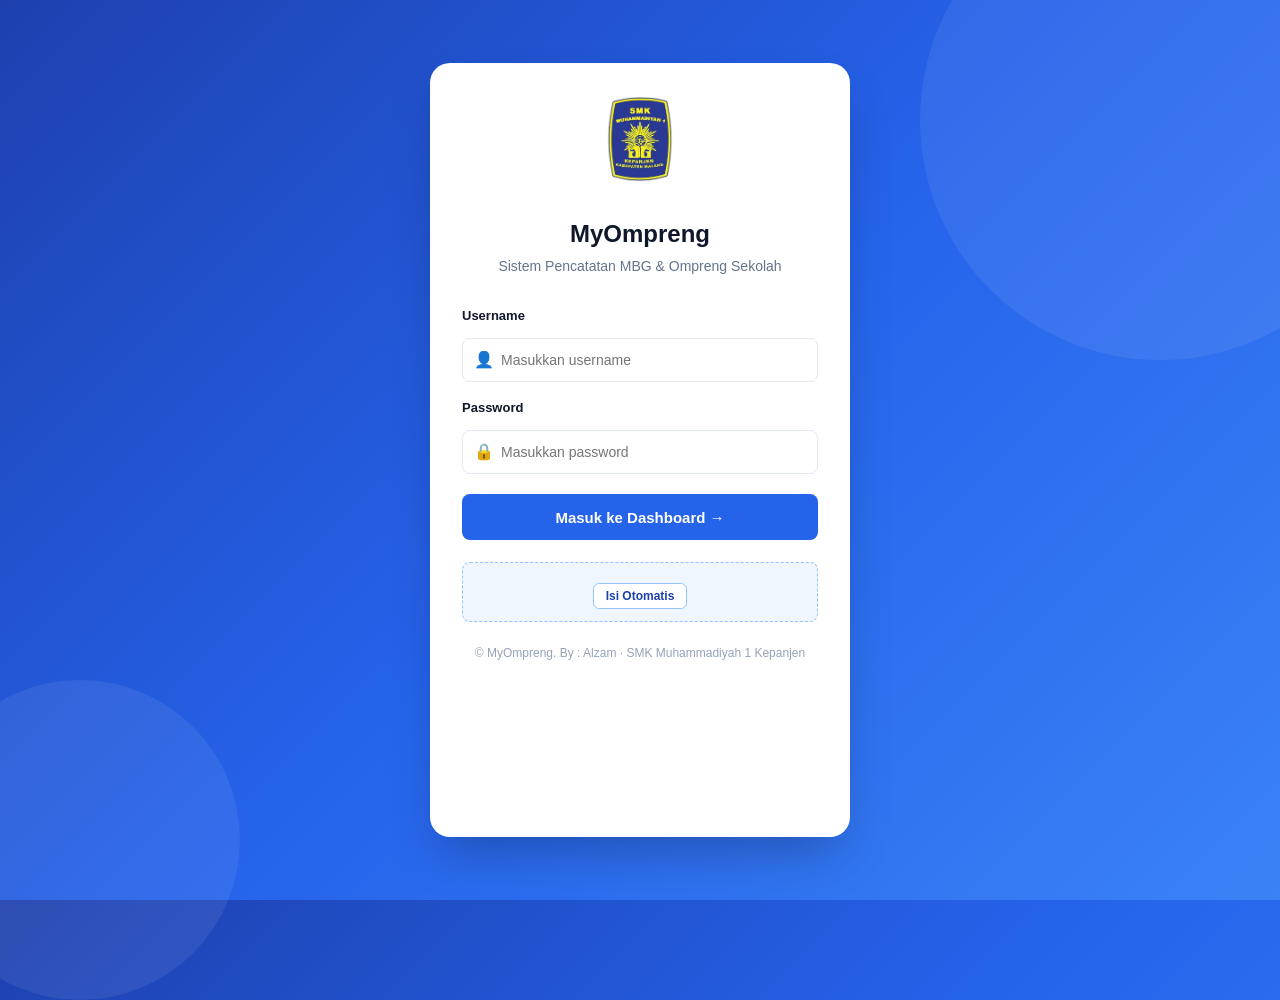
<file: index.html>
<!DOCTYPE html>
<html lang="id">
<head>
  <meta charset="UTF-8">
  <!-- viewport agar responsif di HP -->
  <meta name="viewport" content="width=device-width, initial-scale=1.0">
  <title>MyOmpreng — Login Admin</title>

  <!-- CSS: login.css bergantung pada style.css untuk beberapa komponen dasar -->
  <link rel="stylesheet" href="style.css">
  <link rel="stylesheet" href="login.css">
</head>
<body class="login-page">

  <!-- ===== KARTU LOGIN ===== -->
  <div class="login-card">
    <!-- Logo SMK Muhammadiyah 1 Kepanjen (di atas teks MyOmpreng) -->
    <img src="logomusake.png" alt="Logo SMK Muhammadiyah 1 Kepanjen" class="school-logo"
         onerror="this.style.display='none'">
    <h1 class="login-title">MyOmpreng</h1>
    <p class="login-subtitle">Sistem Pencatatan MBG &amp; Ompreng Sekolah</p>

    <!-- Pesan error (disembunyikan sampai ada error) -->
    <div class="login-error" id="loginError" role="alert">
      <span>⚠️</span><span></span>
    </div>

    <!-- Form login -->
    <form class="login-form" id="loginForm" autocomplete="off">
      <!-- Input username -->
      <div class="form-group">
        <label for="username">Username</label>
        <div class="input-group">
          <span class="input-icon">👤</span>
          <input
            type="text"
            id="username"
            class="form-control"
            placeholder="Masukkan username"
            required
            autocomplete="username">
        </div>
      </div>

      <!-- Input password -->
      <div class="form-group">
        <label for="password">Password</label>
        <div class="input-group">
          <span class="input-icon">🔒</span>
          <input
            type="password"
            id="password"
            class="form-control"
            placeholder="Masukkan password"
            required
            autocomplete="current-password">
        </div>
      </div>

      <!-- Tombol submit -->
      <button type="submit" class="btn btn-primary">Masuk ke Dashboard →</button>
    </form>

    <!-- Info kredensial demo -->
    <div class="login-hint">
      <button type="button" id="fillDemo"
        style="margin-top:8px; background:#fff; border:1px solid #93c5fd; color:#1e40af; padding:5px 12px; border-radius:6px; cursor:pointer; font-size:12px; font-weight:600;">
        Isi Otomatis
      </button>
    </div>

    <p class="footer-note">© MyOmpreng. By : Alzam · SMK Muhammadiyah 1 Kepanjen</p>
  </div>

  <!-- Script: data layer dulu, lalu auth (urutan penting!) -->
  <script src="storage.js"></script>
  <script src="auth.js"></script>
</body>
</html>
</file>
<file: style.css>
/* ============================================================
   MyOmpreng - STYLE UTAMA (style.css)
   File ini berisi seluruh style bersama untuk semua halaman:
   - Variabel warna & tema
   - Layout navbar, sidebar, konten
   - Komponen: kartu, tabel, tombol, form, modal, toast
   - Responsif untuk HP & laptop
   ============================================================ */

/* ===== VARIABEL WARNA & TEMA =====
   Semua warna dasar diatur di sini agar mudah diubah.
   Tema: Biru & Putih, modern, profesional, bersih. */
:root {
  --primary:        #2563eb;  /* Biru utama */
  --primary-dark:   #1e40af;  /* Biru gelap (hover/tekan) */
  --primary-light:  #dbeafe;  /* Biru muda (background) */
  --primary-50:     #eff6ff;  /* Biru sangat muda */
  --bg:             #f1f5f9;  /* Background halaman abu sangat muda */
  --white:          #ffffff;
  --text:           #0f172a;  /* Warna teks utama */
  --text-muted:     #64748b;  /* Warna teks sekunder */
  --border:         #e2e8f0;  /* Garis pembatas */
  --success:        #16a34a;  /* Hijau - status sukses */
  --success-light:  #dcfce7;
  --warning:        #f59e0b;  /* Kuning - peringatan */
  --warning-light:  #fef3c7;
  --danger:         #dc2626;  /* Merah - error / hapus */
  --danger-light:   #fee2e2;
  --info:           #0891b2;  /* Cyan - info */

  --shadow-sm: 0 1px 2px rgba(15,23,42,0.06);
  --shadow:    0 1px 3px rgba(15,23,42,0.08), 0 1px 2px rgba(15,23,42,0.04);
  --shadow-lg: 0 10px 15px -3px rgba(15,23,42,0.10), 0 4px 6px -2px rgba(15,23,42,0.05);

  --radius:    12px;
  --radius-sm: 8px;
  --sidebar-w: 240px;
  --navbar-h:  64px;
}

/* ===== RESET DASAR =====
   Hapus margin/padding default, atur box-sizing agar
   perhitungan lebar elemen lebih dapat diprediksi. */
* { margin: 0; padding: 0; box-sizing: border-box; }

html, body { height: 100%; }

body {
  /* Font sistem agar terlihat tajam di semua perangkat */
  font-family: 'Inter', -apple-system, BlinkMacSystemFont, 'Segoe UI', Roboto, sans-serif;
  background: var(--bg);
  color: var(--text);
  font-size: 15px;
  line-height: 1.55;
  -webkit-font-smoothing: antialiased;
  -moz-osx-font-smoothing: grayscale;
}

a { color: var(--primary); text-decoration: none; }
a:hover { text-decoration: underline; }

/* ============================================================
   LAYOUT: NAVBAR ATAS + SIDEBAR + KONTEN
   ============================================================ */

/* Wrapper utama seluruh halaman */
.app {
  display: flex;
  min-height: 100vh;
}

/* === NAVBAR ATAS ===
   Fixed di atas, gradient biru, berisi tombol menu (mobile) + judul + logout */
.navbar {
  position: fixed;
  top: 0; left: 0; right: 0;
  height: var(--navbar-h);
  background: linear-gradient(135deg, var(--primary-dark), var(--primary));
  color: #fff;
  display: flex;
  align-items: center;
  justify-content: space-between;
  padding: 0 20px;
  z-index: 100;
  box-shadow: var(--shadow);
}

.navbar-brand {
  display: flex;
  align-items: center;
  gap: 10px;
  font-weight: 700;
  font-size: 18px;
  color: #fff;
}
.navbar-brand:hover { text-decoration: none; }

/* Logo bulat dengan inisial "M" */
.navbar-logo {
  width: 36px; height: 36px;
  background: #fff;
  color: var(--primary);
  border-radius: 10px;
  display: grid;
  place-items: center;
  font-weight: 800;
  font-size: 18px;
}

.navbar-right { display: flex; align-items: center; gap: 12px; }

.user-chip {
  display: flex; align-items: center; gap: 8px;
  background: rgba(255,255,255,0.15);
  padding: 6px 12px;
  border-radius: 999px;
  font-size: 13px;
  font-weight: 500;
}
.user-chip .avatar {
  width: 24px; height: 24px;
  background: #fff;
  color: var(--primary);
  border-radius: 50%;
  display: grid;
  place-items: center;
  font-weight: 700;
  font-size: 12px;
}

/* Tombol hamburger - muncul hanya di layar kecil */
.menu-toggle {
  display: none;
  background: rgba(255,255,255,0.15);
  border: none;
  color: #fff;
  width: 38px; height: 38px;
  border-radius: 8px;
  cursor: pointer;
  font-size: 20px;
  align-items: center;
  justify-content: center;
}

/* ============================================================
   SIDEBAR NAVIGASI
   ============================================================ */
.sidebar {
  position: fixed;
  top: var(--navbar-h);
  left: 0;
  width: var(--sidebar-w);
  height: calc(100vh - var(--navbar-h));
  background: var(--white);
  border-right: 1px solid var(--border);
  padding: 16px 12px;
  overflow-y: auto;
  z-index: 90;
  transition: transform 0.25s ease;
}

.sidebar-menu { list-style: none; }
.sidebar-menu li { margin-bottom: 4px; }

.sidebar-menu a {
  display: flex;
  align-items: center;
  gap: 12px;
  padding: 11px 14px;
  border-radius: var(--radius-sm);
  color: var(--text);
  font-weight: 500;
  font-size: 14px;
  transition: background 0.15s, color 0.15s;
}
.sidebar-menu a:hover {
  background: var(--primary-50);
  color: var(--primary-dark);
  text-decoration: none;
}
.sidebar-menu a.active {
  background: var(--primary);
  color: #fff;
}
.sidebar-menu a.active .ico { background: rgba(255,255,255,0.25); color: #fff; }

/* Ikon kecil di samping menu */
.sidebar-menu .ico {
  width: 28px; height: 28px;
  background: var(--primary-light);
  color: var(--primary-dark);
  border-radius: 7px;
  display: grid;
  place-items: center;
  font-size: 14px;
  flex-shrink: 0;
}

.sidebar-section-label {
  font-size: 11px;
  text-transform: uppercase;
  letter-spacing: 0.08em;
  color: var(--text-muted);
  padding: 14px 14px 6px;
  font-weight: 600;
}

/* ============================================================
   AREA KONTEN UTAMA
   ============================================================ */
.content {
  margin-left: var(--sidebar-w);
  margin-top: var(--navbar-h);
  padding: 24px;
  flex: 1;
  min-width: 0; /* agar child tidak overflow */
}

.page-header {
  display: flex;
  align-items: flex-start;
  justify-content: space-between;
  gap: 16px;
  margin-bottom: 20px;
  flex-wrap: wrap;
}
.page-title { font-size: 22px; font-weight: 700; margin: 0 0 4px; }
.page-subtitle { color: var(--text-muted); font-size: 14px; }

/* ============================================================
   KARTU STATISTIK (untuk dashboard)
   ============================================================ */
.stats-grid {
  display: grid;
  grid-template-columns: repeat(auto-fit, minmax(200px, 1fr));
  gap: 16px;
  margin-bottom: 24px;
}

.stat-card {
  background: var(--white);
  border: 1px solid var(--border);
  border-radius: var(--radius);
  padding: 18px;
  box-shadow: var(--shadow-sm);
  display: flex;
  flex-direction: column;
  gap: 10px;
  position: relative;
  overflow: hidden;
}
.stat-card .stat-head {
  display: flex; align-items: center; justify-content: space-between;
}
.stat-card .stat-label {
  font-size: 13px;
  color: var(--text-muted);
  font-weight: 500;
}
.stat-card .stat-icon {
  width: 40px; height: 40px;
  border-radius: 10px;
  display: grid;
  place-items: center;
  font-size: 20px;
}
.stat-card .stat-value {
  font-size: 30px;
  font-weight: 800;
  line-height: 1.1;
  color: var(--text);
}
.stat-card .stat-foot {
  font-size: 12px;
  color: var(--text-muted);
}

/* Variant warna ikon statistik */
.icon-blue   { background: var(--primary-light);  color: var(--primary); }
.icon-green  { background: var(--success-light); color: var(--success); }
.icon-amber  { background: var(--warning-light);  color: var(--warning); }
.icon-red    { background: var(--danger-light);   color: var(--danger); }
.icon-cyan   { background: #cffafe;               color: var(--info); }
.icon-purple { background: #ede9fe;               color: #7c3aed; }

/* Kartu dengan accent kiri (untuk highlight) */
.stat-card.accent-blue   { border-top: 3px solid var(--primary); }
.stat-card.accent-green  { border-top: 3px solid var(--success); }
.stat-card.accent-amber  { border-top: 3px solid var(--warning); }
.stat-card.accent-red    { border-top: 3px solid var(--danger); }

/* ============================================================
   PANEL & CARD GENERIK
   ============================================================ */
.card {
  background: var(--white);
  border: 1px solid var(--border);
  border-radius: var(--radius);
  box-shadow: var(--shadow-sm);
  overflow: hidden;
  margin-bottom: 20px;
}
.card-header {
  padding: 16px 20px;
  border-bottom: 1px solid var(--border);
  display: flex;
  align-items: center;
  justify-content: space-between;
  gap: 12px;
  flex-wrap: wrap;
}
.card-header h2,
.card-header h3 { font-size: 16px; font-weight: 700; margin: 0; }
.card-body { padding: 20px; }
.card-body.flush { padding: 0; }

/* ============================================================
   TABEL DATA
   ============================================================ */
.table-wrap { overflow-x: auto; }
table.data-table {
  width: 100%;
  border-collapse: collapse;
  font-size: 14px;
}
table.data-table thead th {
  background: var(--primary-50);
  color: var(--primary-dark);
  text-align: left;
  padding: 12px 16px;
  font-weight: 600;
  font-size: 13px;
  border-bottom: 1px solid var(--border);
  white-space: nowrap;
}
table.data-table tbody td {
  padding: 12px 16px;
  border-bottom: 1px solid var(--border);
  vertical-align: middle;
}
table.data-table tbody tr:nth-child(even) td { background: #f8fafc; }
table.data-table tbody tr:hover td { background: var(--primary-50); }
table.data-table tbody tr:last-child td { border-bottom: none; }
table.data-table .num { text-align: right; font-variant-numeric: tabular-nums; }

/* ============================================================
   BADGE STATUS
   ============================================================ */
.badge {
  display: inline-flex;
  align-items: center;
  gap: 6px;
  padding: 4px 10px;
  border-radius: 999px;
  font-size: 12px;
  font-weight: 600;
}
.badge-success { background: var(--success-light); color: var(--success); }
.badge-warning { background: var(--warning-light); color: #b45309; }
.badge-danger  { background: var(--danger-light);  color: var(--danger); }
.badge-info    { background: var(--primary-light); color: var(--primary-dark); }
.badge-muted   { background: #e2e8f0; color: var(--text-muted); }

/* ============================================================
   TOMBOL
   ============================================================ */
.btn {
  display: inline-flex;
  align-items: center;
  justify-content: center;
  gap: 8px;
  padding: 10px 16px;
  border-radius: var(--radius-sm);
  border: 1px solid transparent;
  font-size: 14px;
  font-weight: 600;
  cursor: pointer;
  transition: background 0.15s, border 0.15s, transform 0.05s;
  font-family: inherit;
  white-space: nowrap;
  text-decoration: none;
}
.btn:active { transform: translateY(1px); }
.btn-primary { background: var(--primary); color: #fff; }
.btn-primary:hover { background: var(--primary-dark); text-decoration: none; }
.btn-success { background: var(--success); color: #fff; }
.btn-success:hover { background: #15803d; }
.btn-danger { background: var(--danger); color: #fff; }
.btn-danger:hover { background: #b91c1c; }
.btn-warning { background: var(--warning); color: #fff; }
.btn-outline {
  background: transparent;
  border-color: var(--border);
  color: var(--text);
}
.btn-outline:hover { background: var(--primary-50); border-color: var(--primary); color: var(--primary-dark); }
.btn-ghost { background: transparent; color: var(--text-muted); }
.btn-ghost:hover { background: #f1f5f9; color: var(--text); }
.btn-sm { padding: 6px 10px; font-size: 13px; }
.btn-icon { width: 32px; height: 32px; padding: 0; }
.btn-block { width: 100%; }
.btn:disabled { opacity: 0.6; cursor: not-allowed; }

/* ============================================================
   FORM
   ============================================================ */
.form-grid {
  display: grid;
  grid-template-columns: repeat(auto-fit, minmax(220px, 1fr));
  gap: 16px;
}
.form-group { display: flex; flex-direction: column; gap: 6px; }
.form-group.full { grid-column: 1 / -1; }
.form-group label {
  font-size: 13px;
  font-weight: 600;
  color: var(--text);
}
.form-group .hint { font-size: 12px; color: var(--text-muted); }

.form-control {
  width: 100%;
  padding: 10px 12px;
  border: 1px solid var(--border);
  border-radius: var(--radius-sm);
  font-size: 14px;
  font-family: inherit;
  background: var(--white);
  color: var(--text);
  transition: border 0.15s, box-shadow 0.15s;
}
.form-control:focus {
  outline: none;
  border-color: var(--primary);
  box-shadow: 0 0 0 3px var(--primary-light);
}
.form-control:disabled { background: #f8fafc; color: var(--text-muted); cursor: not-allowed; }

textarea.form-control { resize: vertical; min-height: 80px; }
select.form-control { cursor: pointer; }

/* ============================================================
   ALERT / PERINGATAN
   ============================================================ */
.alert {
  padding: 14px 16px;
  border-radius: var(--radius-sm);
  display: flex;
  align-items: flex-start;
  gap: 12px;
  font-size: 14px;
  margin-bottom: 16px;
  border: 1px solid transparent;
}
.alert .alert-icon { font-size: 18px; flex-shrink: 0; }
.alert-warning { background: var(--warning-light); border-color: #fde68a; color: #92400e; }
.alert-danger  { background: var(--danger-light); border-color: #fecaca; color: #991b1b; }
.alert-info    { background: var(--primary-50); border-color: var(--primary-light); color: var(--primary-dark); }
.alert-success { background: var(--success-light); border-color: #bbf7d0; color: #166534; }

/* ============================================================
   MODAL (popup)
   ============================================================ */
.modal-overlay {
  position: fixed;
  inset: 0;
  background: rgba(15,23,42,0.55);
  backdrop-filter: blur(2px);
  display: none;
  align-items: center;
  justify-content: center;
  z-index: 1000;
  padding: 20px;
}
.modal-overlay.open { display: flex; }
.modal {
  background: var(--white);
  border-radius: var(--radius);
  width: 100%;
  max-width: 480px;
  max-height: 90vh;
  overflow-y: auto;
  box-shadow: var(--shadow-lg);
  animation: modalIn 0.18s ease-out;
}
.modal.lg { max-width: 720px; }
@keyframes modalIn {
  from { opacity: 0; transform: translateY(8px) scale(0.98); }
  to   { opacity: 1; transform: translateY(0) scale(1); }
}
.modal-header {
  padding: 16px 20px;
  border-bottom: 1px solid var(--border);
  display: flex; align-items: center; justify-content: space-between;
}
.modal-header h3 { font-size: 16px; font-weight: 700; }
.modal-body { padding: 20px; }
.modal-footer {
  padding: 14px 20px;
  border-top: 1px solid var(--border);
  display: flex; gap: 10px; justify-content: flex-end;
}
.modal-close {
  background: transparent;
  border: none;
  font-size: 22px;
  color: var(--text-muted);
  cursor: pointer;
  width: 32px; height: 32px;
  border-radius: 6px;
}
.modal-close:hover { background: #f1f5f9; }

/* ============================================================
   TOAST NOTIFICATION
   ============================================================ */
#toast-container {
  position: fixed;
  top: 80px;
  right: 20px;
  z-index: 2000;
  display: flex;
  flex-direction: column;
  gap: 10px;
  max-width: 360px;
}
.toast {
  background: var(--white);
  border-left: 4px solid var(--primary);
  padding: 12px 16px;
  border-radius: var(--radius-sm);
  box-shadow: var(--shadow-lg);
  font-size: 14px;
  display: flex; align-items: center; gap: 10px;
  animation: toastIn 0.25s ease-out;
}
.toast.success { border-color: var(--success); }
.toast.error   { border-color: var(--danger); }
.toast.warning { border-color: var(--warning); }
.toast.fade-out { animation: toastOut 0.25s ease-in forwards; }
@keyframes toastIn {
  from { opacity: 0; transform: translateX(20px); }
  to   { opacity: 1; transform: translateX(0); }
}
@keyframes toastOut {
  to { opacity: 0; transform: translateX(20px); }
}

/* ============================================================
   FILTER BAR (untuk riwayat/laporan)
   ============================================================ */
.filter-bar {
  background: var(--white);
  border: 1px solid var(--border);
  border-radius: var(--radius);
  padding: 14px;
  display: flex;
  gap: 12px;
  flex-wrap: wrap;
  align-items: flex-end;
  margin-bottom: 16px;
  box-shadow: var(--shadow-sm);
}
.filter-bar .form-group { min-width: 160px; flex: 1 1 160px; gap: 4px; }
.filter-bar .filter-actions { display: flex; gap: 8px; }

/* ============================================================
   EMPTY STATE
   ============================================================ */
.empty-state {
  text-align: center;
  padding: 40px 20px;
  color: var(--text-muted);
}
.empty-state .empty-icon {
  font-size: 40px;
  margin-bottom: 8px;
  opacity: 0.5;
}
.empty-state h4 { font-size: 16px; color: var(--text); margin-bottom: 4px; }

/* ============================================================
   UTILITAS
   ============================================================ */
.text-muted { color: var(--text-muted); }
.text-right { text-align: right; }
.text-center { text-align: center; }
.text-danger { color: var(--danger); }
.text-success { color: var(--success); }
.text-warning { color: #b45309; }
.text-bold { font-weight: 700; }
.mb-0 { margin-bottom: 0; }
.mb-8 { margin-bottom: 8px; }
.mb-16 { margin-bottom: 16px; }
.mb-24 { margin-bottom: 24px; }
.mt-16 { margin-top: 16px; }
.flex { display: flex; }
.flex-between { display: flex; justify-content: space-between; align-items: center; }
.gap-8 { gap: 8px; }
.gap-12 { gap: 12px; }
.flex-wrap { flex-wrap: wrap; }
.row-actions { display: flex; gap: 6px; justify-content: flex-end; }
.hidden { display: none !important; }

/* ============================================================
   RESPONSIF - HANYA TAMPIL PADA LAYAR KECIL
   ============================================================ */

/* Saat lebar layar <= 1024px, sidebar sembunyi ke kiri secara default */
@media (max-width: 1024px) {
  .sidebar {
    transform: translateX(-100%);
    box-shadow: var(--shadow-lg);
  }
  .sidebar.open { transform: translateX(0); }
  .content { margin-left: 0; }
  .menu-toggle { display: inline-flex; }
}

/* Saat lebar layar <= 640px, sederhanakan padding & ukuran */
@media (max-width: 640px) {
  .content { padding: 14px; }
  .page-title { font-size: 19px; }
  .stat-card .stat-value { font-size: 24px; }
  .navbar-brand span.brand-text { display: none; }
  .user-chip span.user-name { display: none; }
  .filter-bar { flex-direction: column; align-items: stretch; }
  .filter-bar .filter-actions { flex-direction: column; }
  .modal { max-width: 100%; }
  .modal-footer { flex-direction: column-reverse; }
  .modal-footer .btn { width: 100%; }
  table.data-table { font-size: 13px; }
  table.data-table thead th,
  table.data-table tbody td { padding: 10px 12px; }
}

/* Overlay gelap di belakang sidebar saat terbuka di mobile */
.sidebar-backdrop {
  display: none;
  position: fixed;
  inset: var(--navbar-h) 0 0 0;
  background: rgba(15,23,42,0.45);
  z-index: 85;
}
.sidebar-backdrop.open { display: block; }
</file>
<file: login.css>
/* ============================================================
   MyOmpreng - STYLE HALAMAN LOGIN (login.css)
   File khusus untuk halaman login (index.html).
   Tema: biru-putih, modern, kartu di tengah.
   ============================================================ */

/* Body khusus halaman login: background gradient biru lembut */
body.login-page {
  background: linear-gradient(135deg, #1e40af 0%, #2563eb 50%, #3b82f6 100%);
  min-height: 100vh;
  display: flex;
  align-items: center;
  justify-content: center;
  padding: 20px;
  position: relative;
  overflow: hidden;
}

/* Pola dekoratif bulat di background agar tidak terlalu polos */
body.login-page::before,
body.login-page::after {
  content: '';
  position: absolute;
  border-radius: 50%;
  background: rgba(255,255,255,0.07);
}
body.login-page::before {
  width: 480px; height: 480px;
  top: -120px; right: -120px;
}
body.login-page::after {
  width: 320px; height: 320px;
  bottom: -100px; left: -80px;
}

/* Logo sekolah di atas judul "MyOmpreng"
   - display:block + margin:auto agar terpusat horizontal
   - width kecil agar tidak terlalu besar
   - height:auto menjaga rasio asli gambar
   - object-fit:contain agar logo tidak terpotong
   - border-radius:50% agar bentuk bulat (sesuai logo sekolah)
   - background putih sedikit agar terlihat jelas */
.school-logo {
  display: block;
  width: 150px;              /* ← ubah angka ini untuk memperkecil/memperbesar logo */
  height: 150px;            /* tinggi sama dengan lebar agar bulat */
  margin: 0 auto 1px;     /* tengah horizontal + jarak bawah 12px ke judul */
  object-fit: contain;     /* pastikan logo tidak terpotong */
  /* border-radius: 50%;      bentuk lingkaran */
  /* background: #ffffff;      background putih di belakang logo */
  padding: 1px;            /* ruang putih di sekitar logo */
  /* box-shadow: 0 4px 12px rgba(0,0,0,0.08); bayangan lembut */
}

/* Logo lama (.login-logo) tidak dipakai lagi — disembunyikan */
.login-logo { display: none; }

/* Kartu utama login */
.login-card {
  position: relative;
  z-index: 1;
  background: #fff;
  border-radius: 20px;
  width: 100%;
  height: 90%;
  max-width: 420px;
  padding: 1px 32px;
  box-shadow: 0 25px 50px -12px rgba(0,0,0,0.25);
  animation: cardIn 0.4s ease-out;
}
@keyframes cardIn {
  from { opacity: 0; transform: translateY(20px); }
  to   { opacity: 1; transform: translateY(0); }
}

/* Logo di atas form */
.login-logo {
  width: 64px; height: 64px;
  margin: 0 auto 16px;
  background: linear-gradient(135deg, #1e40af, #2563eb);
  color: #fff;
  border-radius: 18px;
  display: grid;
  place-items: center;
  font-weight: 800;
  font-size: 30px;
  box-shadow: 0 8px 20px -4px rgba(37,99,235,0.5);
}

.login-title {
  text-align: center;
  font-size: 24px;
  font-weight: 800;
  color: #0f172a;
  margin-bottom: 4px;
}
.login-subtitle {
  text-align: center;
  color: #64748b;
  font-size: 14px;
  margin-bottom: 28px;
}

/* Form login */
.login-form .form-group { margin-bottom: 16px; }
.login-form label {
  display: block;
  font-size: 13px;
  font-weight: 600;
  color: #0f172a;
  margin-bottom: 6px;
}

/* Input dengan ikon di kiri */
.input-group {
  position: relative;
}
.input-group .input-icon {
  position: absolute;
  left: 12px;
  top: 50%;
  transform: translateY(-50%);
  font-size: 16px;
  color: #94a3b8;
  pointer-events: none;
}
.input-group .form-control {
  padding-left: 38px;
  height: 44px;
  font-size: 14px;
}

/* Tombol submit login */
.login-form .btn-primary {
  width: 100%;
  height: 46px;
  font-size: 15px;
  margin-top: 4px;
}

/* Kotak info kredensial demo */
.login-hint {
  margin-top: 22px;
  padding: 12px 14px;
  background: #eff6ff;
  border: 1px dashed #93c5fd;
  border-radius: 8px;
  font-size: 12px;
  color: #1e40af;
  text-align: center;
}
.login-hint code {
  background: #fff;
  padding: 1px 6px;
  border-radius: 4px;
  font-weight: 700;
  color: #1e40af;
}

/* Pesan error */
.login-error {
  display: none;
  background: #fee2e2;
  color: #991b1b;
  padding: 10px 14px;
  border-radius: 8px;
  font-size: 13px;
  margin-bottom: 14px;
  align-items: center;
  gap: 8px;
}
.login-error.show { display: flex; }

.footer-note {
  text-align: center;
  margin-top: 22px;
  font-size: 12px;
  color: #94a3b8;
}
</file>
